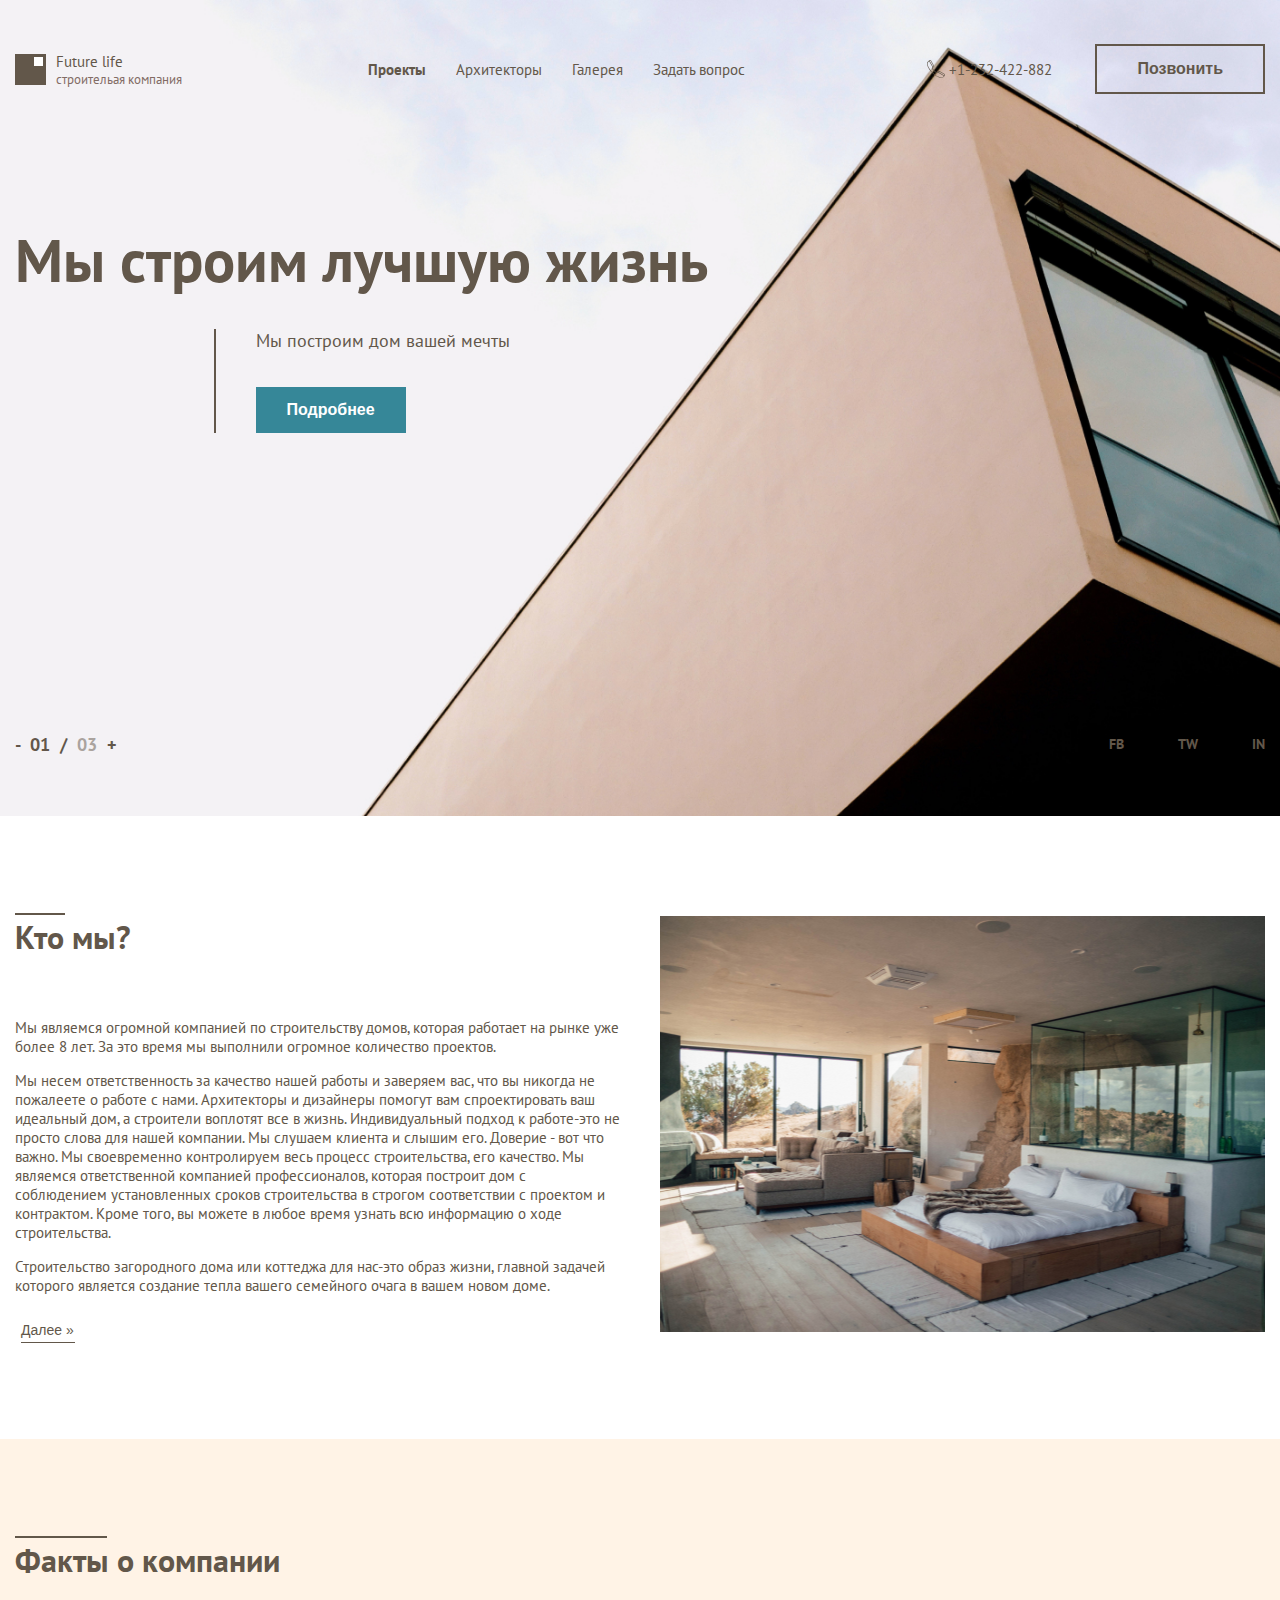
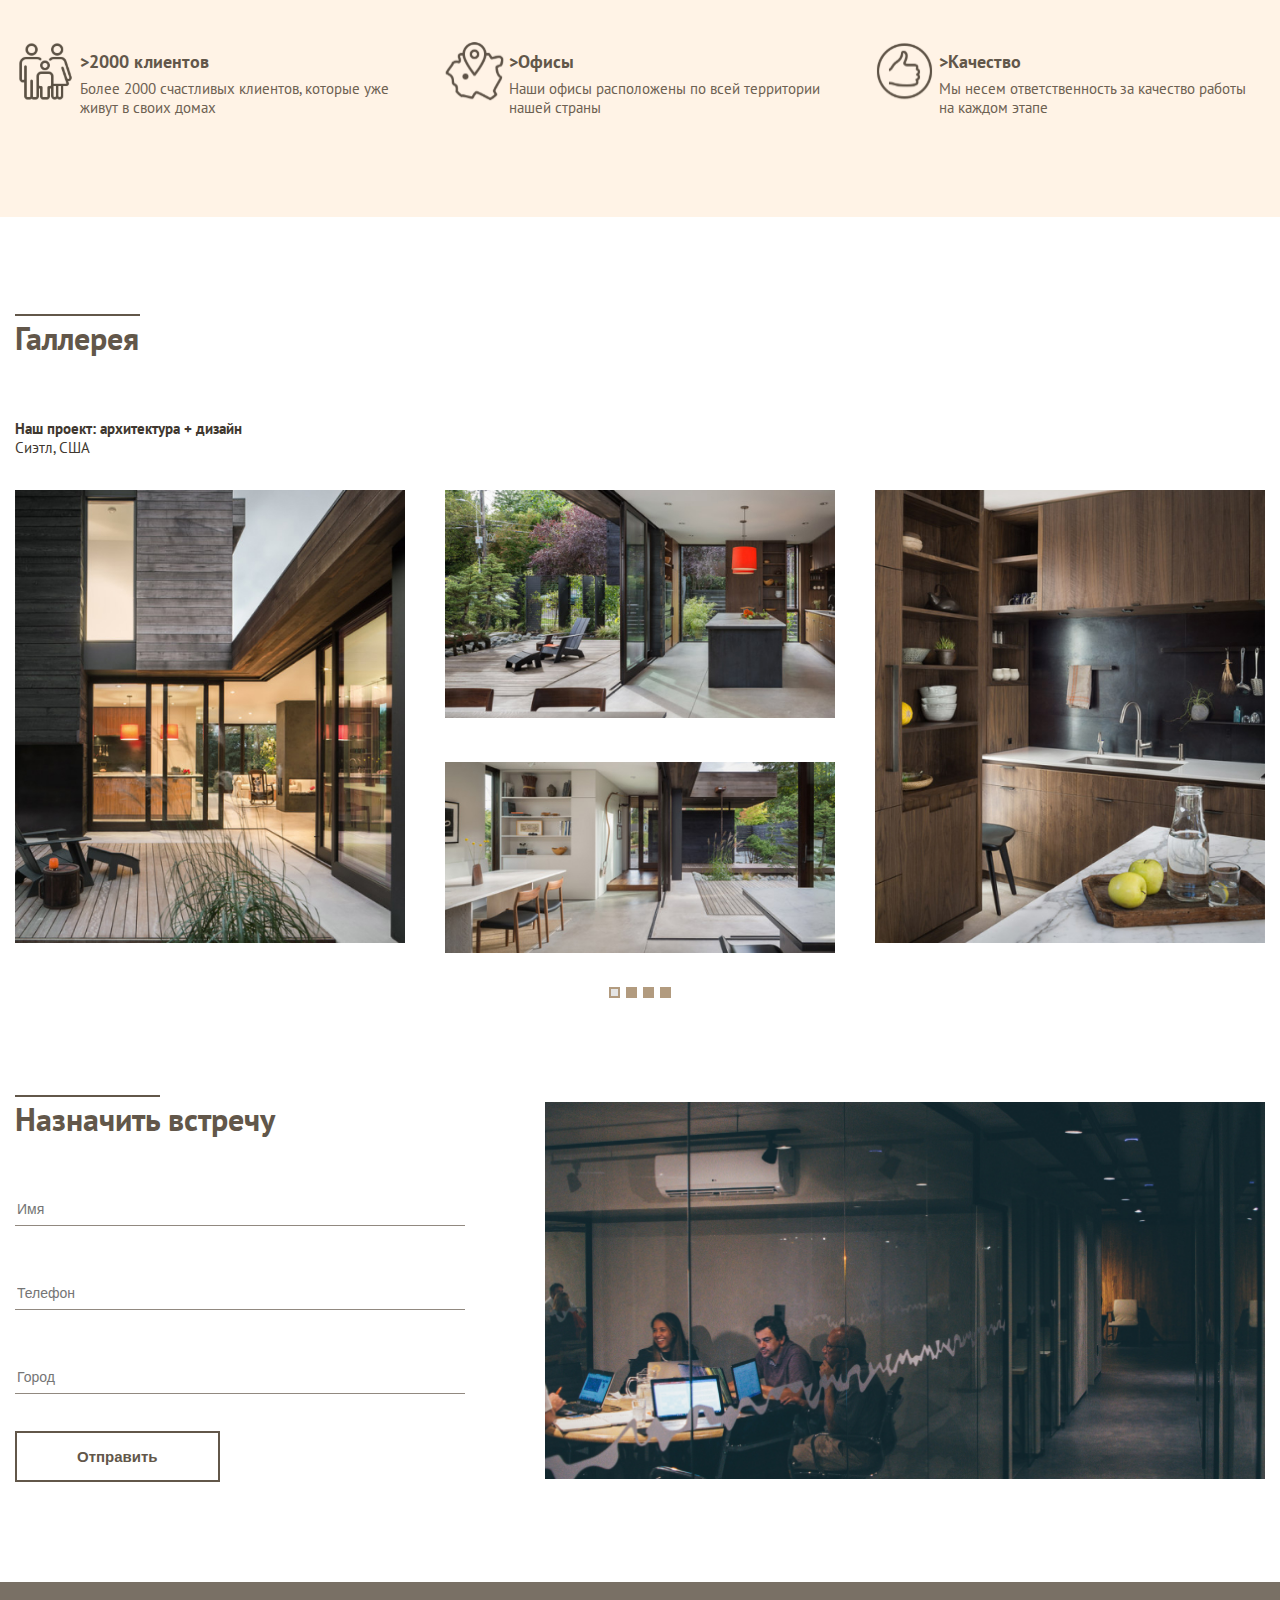
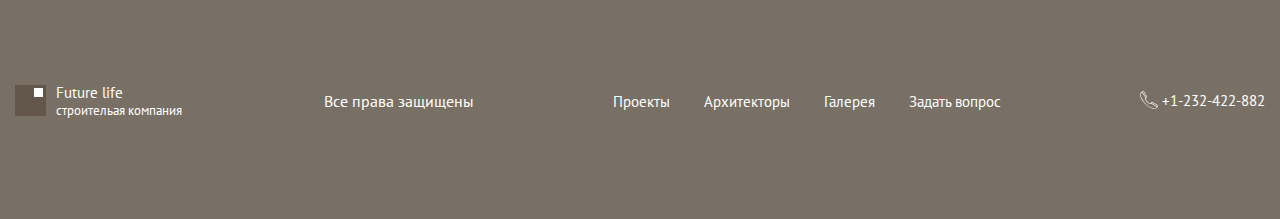
<file: index.html>
<!DOCTYPE html>
<html lang="ru">
<head>
    <meta charset="UTF-8">
    <meta http-equiv="X-UA-Compatible" content="IE=edge">
    <meta name="viewport" content="width=device-width, initial-scale=1.0">
    <link rel="stylesheet" href="style.css">
    <link rel="preconnect" href="https://fonts.gstatic.com">
    <link href="https://fonts.googleapis.com/css2?family=PT+Sans:wght@400;700&display=swap" rel="stylesheet"> 
    <title>DesignHous</title>
</head>
<body>
    <svg style="display: none;">
        <symbol id="phone" viewBox="0 0 463.009 463.009">
            <g>
                <path d="m462.692,381.085c-1.472-11.126-7.895-20.719-17.62-26.318l-114.226-65.767c-13.99-8.055-31.738-5.71-43.157,5.708l-22.499,22.499c-5.987,5.988-15.459,6.518-22.028,1.231-17.737-14.272-35.201-29.979-51.906-46.685-16.705-16.705-32.412-34.168-46.685-51.906-5.287-6.57-4.758-16.041 1.231-22.029l22.498-22.499c11.418-11.417 13.766-29.163 5.709-43.156l-65.767-114.226c-5.6-9.726-15.192-16.148-26.318-17.62-11.127-1.475-22.06,2.236-29.996,10.172l-33.901,33.902c-23.661,23.662-24.041,66.944-1.07,121.875 22.088,52.818 63.308,110.962 116.065,163.721 52.759,52.758 110.903,93.978 163.722,116.066 27.039,11.307 51.253,16.957 71.697,16.956 21.088,0 38.163-6.013 50.178-18.027l33.901-33.902c7.935-7.936 11.643-18.869 10.172-29.995zm-139.33-79.086l114.226,65.767c5.649,3.252 9.379,8.824 10.233,15.286 0.718,5.423-0.691,10.763-3.885,15.066l-151.805-86.638 6.165-6.165c6.631-6.631 16.941-7.994 25.066-3.316zm-243.406-286.811c6.463,0.855 12.034,4.585 15.286,10.234l65.767,114.226c4.68,8.127 3.316,18.435-3.315,25.065l-5.663,5.663-87.114-151.303c3.561-2.637 7.82-4.069 12.26-4.069 0.921-1.77636e-15 1.85,0.061 2.779,0.184zm328.055,419.187c-18.798,18.798-57.244,18.01-105.48-2.162-51.06-21.352-107.491-61.424-158.901-112.833-51.41-51.41-91.482-107.842-112.834-158.901-20.173-48.237-20.96-86.683-2.162-105.482l25.167-25.168 87.245,151.532-5.851,5.851c-11.415,11.416-12.409,29.488-2.311,42.04 14.609,18.156 30.68,36.024 47.764,53.108 17.086,17.085 34.954,33.156 53.109,47.765 12.55,10.098 30.622,9.105 42.04-2.312l5.338-5.338 152.016,86.759-25.14,25.141z"/>
            </g>
        </symbol>
    </svg>
    <!-- Header -->
    <header class="header" id="header">
        <div class="container">
            <div class="header__inner">
                
                    <div class="header__logo logo">
                        <svg class="header__logo-icon logo__icon" viewBox="0 0 31 31" preserveAspectRatio="xMinYMin slice">
                            <rect fill="#62574A" width="31" height="31"/>
                            <rect fill="#fff" width="9" height="9" x="19" y="3"/>
                        </svg>
                        <div class="header__logo-title logo__title">
                            <span>Future life</span>
                            <p>строительая компания</p>
                        </div>
                    </div>
                    <div class="header__navigation nav" id="nav">
                        <a class="header__nav-item nav__item active" href="" data-scroll="#project" >Проекты</a>
                        <a class="header__nav-item nav__item" href="" data-scroll="#architects">Архитекторы</a>
                        <a class="header__nav-item nav__item" href="" data-scroll="#gallery">Галерея</a>
                        <a class="header__nav-item nav__item" href="" data-scroll="#questions">Задать вопрос</a>
                    </div>
                    <div class="header__callme callme">
                        <div class="header__phone phone">
                            <svg class="header__phone-icon phone__icon">
                                <use xlink:href="#phone"></use>
                            </svg>
                            <p class="header__phone-number phone__number">+1-232-422-882</p>
                        </div>
                        <button class="phone__btn btn">Позвонить</button>
                    </div>
                    
                    <button class="burger" id="navToggle">
                        <span class="burger_item">Menu</span>
                    </button>
                
            </div>
            </div>
        </div>
    </header>
    <!-- /Header -->

    <!-- Project -->
    <section class="project" id="project">
        <div class="container">
            <div class="project__inner">
                <div class="project__content">
                    <h1 class="project__title">
                        Мы строим лучшую жизнь
                    </h1>
                    <div class="project__block">
                        <p class="project__text">
                            Мы построим дом вашей мечты
                        </p>
                        <button class="project__btn">Подробнее</button>
                    </div>
                </div>
                <div class="project__footer">
                <div class="project__slider slider">
                    <p>- 01 / <span>03</span> +</p>
                </div>
                <div class="project__social">
                    <a class="project__social-item" href="#">FB</a>
                    <a class="project__social-item" href="#">TW</a>
                    <a class="project__social-item" href="#">IN</a>
                </div>
            </div>
        </div>
    </section>

    <!-- Architects -->
    <section class="architects" id="architects">
        <div class="container">
            <div class="architects__inner">
                <div class="architects__content">
                    <h2 class="architects__title">
                        Кто мы?
                    </h2>
                    <div class="architects__text">
                        <p>Мы являемся огромной компанией по строительству домов, которая работает на рынке уже более 8 лет. За это время мы выполнили огромное количество проектов.</p>
                        <p>Мы несем ответственность за качество нашей работы и заверяем вас, что вы никогда не пожалеете о работе с нами. Архитекторы и дизайнеры помогут вам спроектировать ваш идеальный дом, а строители воплотят все в жизнь. Индивидуальный подход к работе-это не просто слова для нашей компании. Мы слушаем клиента и слышим его. Доверие - вот что важно. Мы своевременно контролируем весь процесс строительства, его качество. Мы являемся ответственной компанией профессионалов, которая построит дом с соблюдением установленных сроков строительства в строгом соответствии с проектом и контрактом. Кроме того, вы можете в любое время узнать всю информацию о ходе строительства.</p>
                        <p>Строительство загородного дома или коттеджа для нас-это образ жизни, главной задачей которого является создание тепла вашего семейного очага в вашем новом доме.</p>
                    </div>
                    <button class="architects__btn">Далее &raquo;</button>
                </div>
                <div class="architects__img" ></div>
            </div>
        </div>
    </section>
    <!-- architects -->

    <!-- About -->
    <section class="about">
        <div class="container">
            <div class="about__inner">
                <h2 class="about__title">Факты о компании</h2>
                <div class="about__block">
                    <div class="about__item">
                        <img class="about_img" src="img/about/about_icon1.svg" alt="">
                        <div class="about__item-text">
                            <span>>2000  клиентов</span>
                            <p>Более 2000 счастливых клиентов, которые уже живут в своих домах</p>
                        </div>
                    </div>
                    <div class="about__item">
                        <img class="about_img" src="img/about/about_icon2.svg" alt="">
                        <div class="about__item-text">
                            <span>>Офисы</span>
                            <p>Наши офисы расположены по всей территории нашей страны</p>
                        </div>
                    </div>
                    <div class="about__item">
                        <img class="about_img" src="img/about/about_icon3.svg" alt="">
                        <div class="about__item-text">
                            <span>>Качество</span>
                            <p>Мы несем ответственность за качество работы на каждом этапе</p>
                        </div>
                    </div>
                </div>
            </div>
        </div>
    </section>
    <!-- /About -->
    <!-- Gallery -->
    <section class="gallery" id="gallery">
        <div class="container">
            <div class="gallery__inner">
                <h2 class="gallery__title">Галлерея</h2>
                <div class="gallery__text">
                    <span>Наш проект: архитектура + дизайн</span>
                    <p>Сиэтл, США</p>
                </div>
                <div class="gallery__slider">
                    <div class="gallery__slider-item">
                        <div class="gallery__slider-col">
                            <img class="gallery__slider-img" src="img/gallery/gallery_col1.jpg" alt="">
                        </div>
                        <div class="gallery__slider-col gallery__slider-col-middle">
                            <img class="gallery__slider-img gallery__slider-img-middle" src="img/gallery/gallery_col2-1.jpg" alt="">
                            <img class="gallery__slider-img gallery__slider-img-middle" src="img/gallery/gallery_col2-2.jpg" alt="">
                        </div>
                        
                        <div class="gallery__slider-col">
                            <img class="gallery__slider-img" src="img/gallery/gallery_col3.jpg" alt="">
                        </div>
                    </div>
                    <div class="gallery__rects">
                        <span class="gallery__rect-item active"></span>
                        <span class="gallery__rect-item"></span>
                        <span class="gallery__rect-item"></span>
                        <span class="gallery__rect-item"></span>
                    </div>
                </div>
            </div>
        </div>
    </section>
    <!-- /Gallery -->

    <!-- Questions -->
    <section class="questions" id="questions">  
        <div class="container">
            <div class="questions__inner">
                <div class="questions__content">
                    <h2 class="questions__title">Назначить встречу</h2>
                    <form action="" class="questions__form">
                        <input class="questions__form-item" name="name" type="text" placeholder="Имя">
                        <input class="questions__form-item" name="phone" type="phone" placeholder="Телефон">
                        <input class="questions__form-item" name="city" type="text" placeholder="Город">
                    </form>
                    <button class="questions__btn btn">Отправить</button>
                </div>
                <div class="questions__img">
                    
                </div>
            </div>
        </div>
    </section>
    <!-- /Questions -->
<footer class="footer">
    <div class="container">
        <div class="footer__inner">
            <div class="footer__logo footer__item logo">
                <svg class="footer__logo-icon logo__icon" viewBox="0 0 31 31" preserveAspectRatio="xMinYMin slice">
                    <rect fill="#62574A" width="31" height="31"/>
                    <rect fill="#fff" width="9" height="9" x="19" y="3"/>
                </svg>
                <div class="footer__logo-title logo__title">
                    <span>Future life</span>
                    <p>строительая компания</p>
                </div>
            </div>
            <div class="footer__info footer__item">
                <p>Все права защищены</p>
            </div>
            <div class="footer__nav footer__item nav">
                <a class="footer__nav-item nav__item" href="" data-scroll="#project">Проекты</a>
                <a class="footer__nav-item nav__item" href="" data-scroll="#architects">Архитекторы</a>
                <a class="footer__nav-item nav__item" href="" data-scroll="#gallery">Галерея</a>
                <a class="footer__nav-item nav__item" href="" data-scroll="#questions">Задать вопрос</a>
            </div>
            
            <div class="footer__phone footer__item phone">
                <svg class="footer__phone-icon phone__icon">
                    <use xlink:href="#phone"></use>
                </svg>
                <p class="footer__phone-number phone__number">+1-232-422-882</p>
            </div>
            
     
            </div>
        </div>
    </div>
</footer>
<script src="script.js"></script>
</body>
</html>
</file>
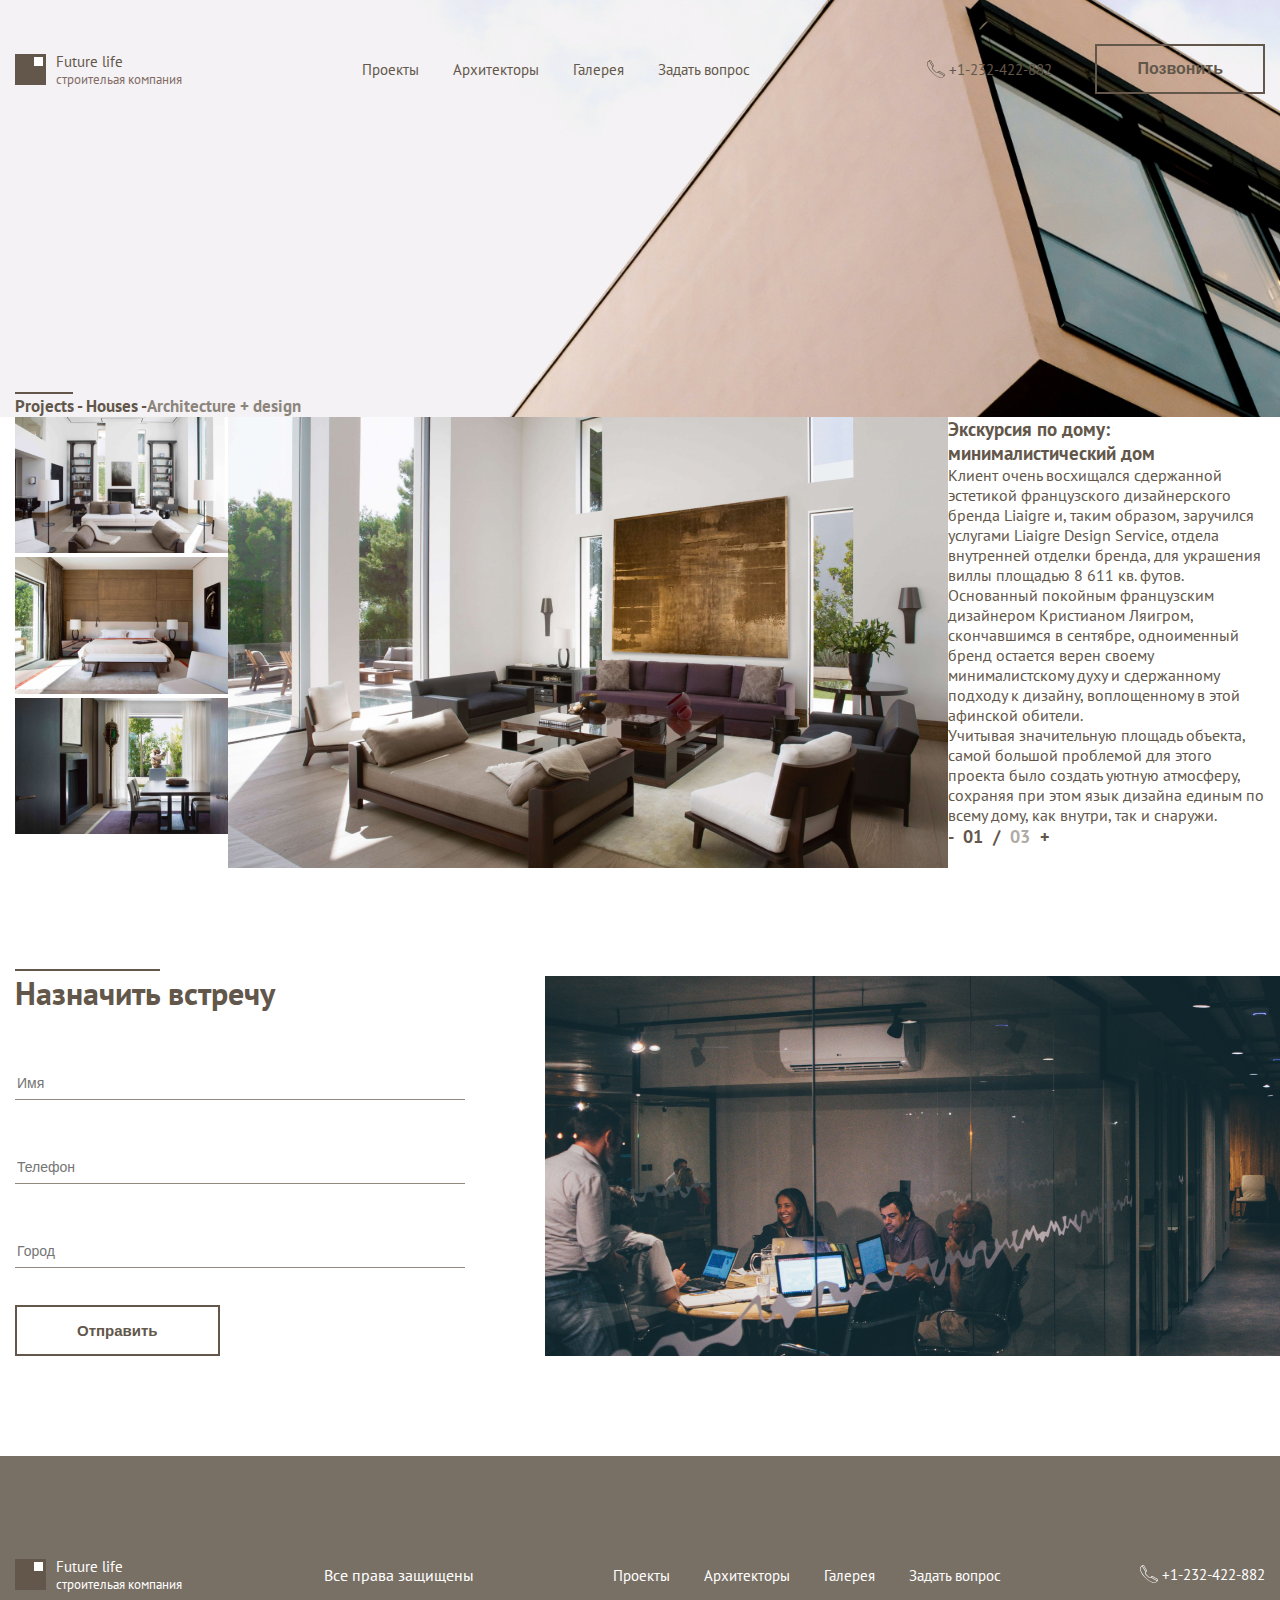
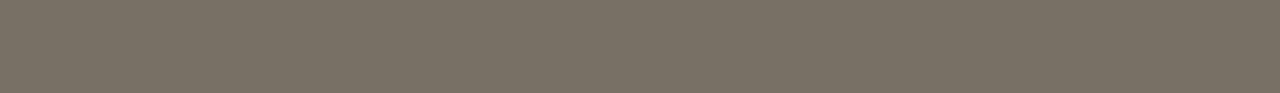
<file: project.html>
<!DOCTYPE html>
<html lang="ru">
<head>
    <meta charset="UTF-8">
    <meta http-equiv="X-UA-Compatible" content="IE=edge">
    <meta name="viewport" content="width=device-width, initial-scale=1.0">
    <link rel="stylesheet" href="/style.css">
    <link rel="preconnect" href="https://fonts.gstatic.com">
    <link href="https://fonts.googleapis.com/css2?family=PT+Sans:wght@400;700&display=swap" rel="stylesheet"> 
    <title>DesignHous</title>
</head>
<body>
    <svg style="display: none;">
        <symbol id="phone" viewBox="0 0 463.009 463.009">
            <g>
                <path d="m462.692,381.085c-1.472-11.126-7.895-20.719-17.62-26.318l-114.226-65.767c-13.99-8.055-31.738-5.71-43.157,5.708l-22.499,22.499c-5.987,5.988-15.459,6.518-22.028,1.231-17.737-14.272-35.201-29.979-51.906-46.685-16.705-16.705-32.412-34.168-46.685-51.906-5.287-6.57-4.758-16.041 1.231-22.029l22.498-22.499c11.418-11.417 13.766-29.163 5.709-43.156l-65.767-114.226c-5.6-9.726-15.192-16.148-26.318-17.62-11.127-1.475-22.06,2.236-29.996,10.172l-33.901,33.902c-23.661,23.662-24.041,66.944-1.07,121.875 22.088,52.818 63.308,110.962 116.065,163.721 52.759,52.758 110.903,93.978 163.722,116.066 27.039,11.307 51.253,16.957 71.697,16.956 21.088,0 38.163-6.013 50.178-18.027l33.901-33.902c7.935-7.936 11.643-18.869 10.172-29.995zm-139.33-79.086l114.226,65.767c5.649,3.252 9.379,8.824 10.233,15.286 0.718,5.423-0.691,10.763-3.885,15.066l-151.805-86.638 6.165-6.165c6.631-6.631 16.941-7.994 25.066-3.316zm-243.406-286.811c6.463,0.855 12.034,4.585 15.286,10.234l65.767,114.226c4.68,8.127 3.316,18.435-3.315,25.065l-5.663,5.663-87.114-151.303c3.561-2.637 7.82-4.069 12.26-4.069 0.921-1.77636e-15 1.85,0.061 2.779,0.184zm328.055,419.187c-18.798,18.798-57.244,18.01-105.48-2.162-51.06-21.352-107.491-61.424-158.901-112.833-51.41-51.41-91.482-107.842-112.834-158.901-20.173-48.237-20.96-86.683-2.162-105.482l25.167-25.168 87.245,151.532-5.851,5.851c-11.415,11.416-12.409,29.488-2.311,42.04 14.609,18.156 30.68,36.024 47.764,53.108 17.086,17.085 34.954,33.156 53.109,47.765 12.55,10.098 30.622,9.105 42.04-2.312l5.338-5.338 152.016,86.759-25.14,25.141z"/>
            </g>
        </symbol>
    </svg>
    <!-- Project -->
    <header class="project">
        <div class="container">
            <div class="project__inner">
                <div class="project__nav">
                    <div class="project__logo logo">
                        <svg class="project__logo-icon logo__icon" viewBox="0 0 31 31" preserveAspectRatio="xMinYMin slice">
                            <rect fill="#62574A" width="31" height="31"/>
                            <rect fill="#fff" width="9" height="9" x="19" y="3"/>
                        </svg>
                        <div class="project__logo-title logo__title">
                            <span>Future life</span>
                            <p>строительая компания</p>
                        </div>
                    </div>
                    <div class="project__navigation nav">
                        <a class="project__nav-item nav__item activ" href="">Проекты</a>
                        <a class="project__nav-item nav__item" href="">Архитекторы</a>
                        <a class="project__nav-item nav__item" href="">Галерея</a>
                        <a class="project__nav-item nav__item" href="">Задать вопрос</a>
                    </div>
                    <div class="project__callme callme">
                        <div class="project__phone phone">
                            <svg class="project__phone-icon phone__icon">
                                <use xlink:href="#phone"></use>
                            </svg>
                            <p class="project__phone-number phone__number">+1-232-422-882</p>
                        </div>
                        <button class="phone__btn btn">Позвонить</button>
                    </div>
                </div>
                <div class="project__content">
                   <div class="project__content-nav">
                        <span>Projects - Houses -</span> <p>Architecture + design</p>
                   </div>
                </div>
                
            </div>
        </div>
    </header>
    <!-- /Project -->

    <!-- Home Tour -->
    <section class="hometour">
        <div class="container">
            <div class="hometour__inner">
                <div class="hometour__img">
                    <div class="hometour__col">
                        <img src="/img/page2/home-tour/home-tour1.jpg" alt="" class="hometour__col-item">
                        <img src="/img/page2/home-tour/home-tour2.jpg" alt="" class="hometour__col-item">
                        <img src="/img/page2/home-tour/home-tour3.jpg" alt="" class="hometour__col-item">
                    </div>
                    <div class="hometour__col">
                        <img src="/img/page2/home-tour/home-tour4.jpg" alt="" class="hometour__col-item">
                    </div>
                </div>
                <div class="hometour__content">
                    <h3 class="hometour__title">Экскурсия по дому: минималистический дом</h3>
                    <div class="hometour__text">
                        <p>Клиент очень восхищался сдержанной эстетикой французского дизайнерского бренда Liaigre и, таким образом, заручился услугами Liaigre Design Service, отдела внутренней отделки бренда, для украшения виллы площадью 8 611 кв. футов.</p>
                        <p> Основанный покойным французским дизайнером Кристианом Ляигром, скончавшимся в сентябре, одноименный бренд остается верен своему минималистскому духу и сдержанному подходу к дизайну, воплощенному в этой афинской обители.</p>
                        <p>
                            Учитывая значительную площадь объекта, самой большой проблемой для этого проекта было создать уютную атмосферу, сохраняя при этом язык дизайна единым по всему дому, как внутри, так и снаружи.</p>
                    </div>
                    <div class="hometour__slider slider">
                        <p>- 01 / <span>03</span> +</p>
                    </div>
                </div>
            </div>
        </div>
    </section>
    <!-- /Home Tour -->
    <!-- Questions -->
    <section class="questions">
        <div class="container">
            <div class="questions__inner">
                <div class="questions__content">
                    <h2 class="questions__title">Назначить встречу</h2>
                    <form action="" class="questions__form">
                        <input class="questions__form-item" name="name" type="text" placeholder="Имя">
                        <input class="questions__form-item" name="phone" type="phone" placeholder="Телефон">
                        <input class="questions__form-item" name="city" type="text" placeholder="Город">
                    </form>
                    <button class="questions__btn btn">Отправить</button>
                </div>
                <div class="questions__img">
                    <img class="questions__img-item" src="/img/questions/questions_img.jpg"></img>
                </div>
            </div>
        </div>
    </section>
    <!-- /Questions -->
<footer class="footer">
    <div class="container">
        <div class="footer__inner">
            <div class="footer__logo logo">
                <svg class="footer__logo-icon logo__icon" viewBox="0 0 31 31" preserveAspectRatio="xMinYMin slice">
                    <rect fill="#62574A" width="31" height="31"/>
                    <rect fill="#fff" width="9" height="9" x="19" y="3"/>
                </svg>
                <div class="footer__logo-title logo__title">
                    <span>Future life</span>
                    <p>строительая компания</p>
                </div>
            </div>
            <div class="footer__info">
                <p>Все права защищены</p>
            </div>
            <div class="footer__nav nav">
                <a class="footer__nav-item nav__item activ" href="">Проекты</a>
                <a class="footer__nav-item nav__item" href="">Архитекторы</a>
                <a class="footer__nav-item nav__item" href="">Галерея</a>
                <a class="footer__nav-item nav__item" href="">Задать вопрос</a>
            </div>
            
            <div class="footer__phone phone">
                <svg class="footer__phone-icon phone__icon">
                    <use xlink:href="#phone"></use>
                </svg>
                <p class="footer__phone-number phone__number">+1-232-422-882</p>
            </div>
            
     
            </div>
        </div>
    </div>
</footer>
</body>
</html>
</file>
<file: style.css>
body {
    margin: 0;
    font-family: 'PT Sans', sans-serif;
    color: #62574A;
}

p {
    margin: 0;
}

*,
*:before,
*:after {
    box-sizing: border-box;
}

h1, h2, h3, h4, h5, h6 {
	margin: 0;
}

h1 {
    font-size: 60px;
    font-weight: 700;
    color: #62574A;
}

h2 {
    font-size: 32px;
    font-weight: 700;
    color: #62574A;
}

.container {
    width: 100%;
    max-width: 1480px;
    margin: 0 auto;
    padding: 0 15px;
}

.btn {
    cursor: pointer;
    background: transparent;
    border: 2px solid #62574A;
    font-size: 16px;
    font-weight: 700;
    color: #62574A;
    padding: 14px 40px;
    
    transition: 
    
    color .2s linear,
    background .2s linear;
}

.btn:hover {
    padding: 16px 42px;
    border: none;
    color: #fff;
    background: #368798;;
}


/* header */

.header {
    position: absolute;
    top: 0;
    left: 0;
    z-index: 1000;
    width: 100%;
    height: 100px;
}
.header.fixed {
    height: auto;
    position: fixed;
    background: rgba(254, 254, 254, .9);
    padding-bottom: 15px;
}
.header.fixed .header__callme {
    display: none;
}

.header__inner {
    display: flex;
    align-items: center;
    justify-content: space-between;
    margin-top: 44px;
}


.logo {
    
    display: flex;
    align-items: center;
    width: 100%;
    max-width: 170px;
}

.logo__icon {
    width: 100%;
    width: 31px;
    height: 31px;
}

.logo__title {
    margin-left: 10px;
}

.logo__title span {
    font-size: 15px;
    color: #62574A;
}
.logo__title p {
    font-size: 13px;
    color: #826C65;

}

.header__navigation {
    margin-left: auto;
    display: flex;
}

.nav__item {
    text-decoration: none;
    font-size: 15px;
    color: #62574A;
    transition: font-weight .2s linear;
    margin-right: 60px;
}


.nav__item:last-child {
    margin-right: 0;
}
.nav__item:hover {
    font-weight: 700;
}

.nav__item.active {
    font-weight: 700;
}

/*Burger*/

.burger {
	display: none;
	background: none;
	border: 0;
	cursor: pointer;
	padding: 9px 2px;
}



.burger_item {
	display: block;
	width: 30px;
	height: 3px;
	background-color: #62574A;

	font-size: 0;
	color: transparent;
	position: relative;
}

.burger_item:before,
.burger_item:after {
	content: "";
	width: 100%;
	height: 100%;

	background-color: #62574A;
	position: absolute;
	left: 0;
	z-index: 1;
}
.burger_item:before {
	top: -8px;
}

.burger_item:after {
	bottom: -8px;
}

.callme {
    display: flex;
    align-items: center;
    
    margin-left: auto;
}

.phone {
    display: flex;
    cursor: pointer;
    transition: color .1s linear;
}

.phone:hover {
    color: #9b8770;
}

.phone__icon {
    
    height: 18px;
    width: 18px;
    fill: #62574A;
    transition: fill .1s linear;
}
.phone:hover .phone__icon{
    fill: #9b8770;
}

.phone__number {
    font-size: 15px;
    margin-left: 4px;
}

.phone__btn {
    margin-left: 43px;
}


/* Project */

.project {
    
    background: #fff url("img/header/header_bg.jpg") center no-repeat;
    background-size: cover;
}

.project__inner {
    display: flex;
    flex-direction: column;
}
.project__content {
    margin-top: 221px;
    margin-right: auto;
    
    display: flex;
    flex-direction: column;
    align-items: center;
}


.project__block {
    border-left: 2px solid #62574A;
    padding-left: 40px;
    margin-top: 30px;
}
.project__text {
    font-size: 18px;
    
}

.project__btn {
    border: none;
    cursor: pointer;
    margin-top: 35px;
    background: #368798;
    padding: 14px 31px;
    font-size: 16px;
    font-weight: 700;
    color: #fff;
    transition: 
    color .2s linear,
    background .1s linear;
}

.project__btn:hover {
    background: transparent;
    border: 2px solid #62574A;
    color: #62574A;
    padding: 12px 29px;
}
.project__footer {
    display: flex;
    margin-top: 300px;
    
    margin-bottom: 60px;
    justify-content: space-between;
}

.slider {
    
    justify-content: flex-start;
    font-size: 18px;
    font-weight: 700;
    color: #62574A;
    word-spacing: 5px;
    
}
.slider span{
    opacity: .5;
}

.project__social-item {
    text-decoration: none;
    font-size: 14px;
    font-weight: 700;
    color: #62574A;
    margin-right: 50px;
    transition: color .1s linear;
}
.project__social-item:last-child {
    margin-right: 0;
}

.project__social-item:hover {
    color: #a08d77;
}

/* Architects */

.architects__inner {
    display: flex;
    margin-top: 100px;
    margin-bottom: 100px;
    justify-content: space-between;
    align-items: flex-start;
    
}
.architects__content {
    width: 100%;
    max-width: 720px;
    
}

.architects__title{
    position: relative;
}
.architects__title:after {
    content: '';
    position: absolute;
    height: 2px;
    width: 50px;
    background-color: #62574A;
    top: -3px;
    left: 0;
}

.architects__text {
    font-size: 15px;
    margin-top: 60px;
}

.architects__text p {
    margin-bottom: 15px;
}
.architects__text p:last-child {
    margin-bottom: 0;
}

.architects__btn {
    background: transparent;
    border: none;
    cursor: pointer;
    font-size: 14px;
    color: #62574A;
    margin-top: 26px;
    position: relative;
    
}

.architects__btn:before {  
    content: '';
    width: 54px;
    height: 1px;
    background-color: #62574A;
    position: absolute;
    bottom: -4px;
    left: 6px;
    opacity: 1;
}



.architects__img {
    width: 100%;
    max-width: 720px;
    height: 416px;
    margin-left: 40px;
    background: url("img/architects/architects_img.jpg") no-repeat center;
    background-size: cover;
    flex-shrink: 1;
}

/* about */
.about {
    background: #FFF3E6;
}

.about__inner {
    padding-top: 100px;
    padding-bottom: 100px;
}

.about__title{
    position: relative;
}
.about__title:after {
    content: '';
    position: absolute;
    height: 2px;
    width: 92px;
    background-color: #62574A;
    top: -3px;
    left: 0;
}

.about__block {
    display: flex;
    justify-content: space-between;
    margin-top: 60px;
    
}

.about__item {
    display: flex;
    width: 33.333%;
    margin-right: 40px;
}

.about__item:last-child {
    margin-right: 0;
}

.about_img {
    width: 60px;
    height: 61px;
    margin-right: 5px;
}

.about__item-text {
    padding-top: 9px;
}

.about__item-text span {
    font-size: 18px;
    font-weight: 700;
    color: #62574A;
}
.about__item-text p {
    font-size: 15px;
    color: #6D6152;
    margin-top: 6px;
}
/* Gallery */

.gallery__inner {
    margin-top: 100px;
}

.gallery__title{
    position: relative;
}
.gallery__title:after {
    content: '';
    position: absolute;
    height: 2px;
    width: 125px;
    background-color: #62574A;
    top: -3px;
    left: 0;
}

.gallery__text {
    margin-top: 60px;
    font-size: 15px;
    color: #40382F;
}

.gallery__text span{
    font-weight: 700;
}

.gallery__slider {
    margin-top: 33px;
    display: flex;
    flex-direction: column;
    align-items: center;
}

.gallery__slider-item {
    display: flex;
    justify-content: space-between;
}

.gallery__slider-col {
    margin-right: 40px;
    width: 33.333%;
    
    
}
.gallery__slider-col:last-child {
    margin-right: 0;
}



.gallery__slider-img {
    width: 100%;
    cursor: pointer;
    transition: transform .2s linear;
    
}

.gallery__slider-img:hover {
    transform: scale(1.05);
}

.gallery__slider-img-middle {
    margin-bottom: 40px;
}
.gallery__slider-img-middle:last-child {
    margin-bottom: 0;
}

.gallery__rects {
    margin-top: 30px;
    display: flex;
}

.gallery__rect-item {
    content: "";
    cursor: pointer;
    width: 11px;
    height: 11px;
    background: #B29B7F;
    display: block;
    margin-right: 6px;
}
.gallery__rect-item:last-child {
    margin-right: 0;
}

.gallery__rect-item.active {
    background: #E5E5E5;
    border: 2px solid #B29B7F;
}

/* questions */

.questions {
    margin-top: 100px;
    margin-bottom: 100px;
}
.questions__inner {
    display: flex;
    justify-content: space-between;
    align-items: center;
}

.questions__title{
    position: relative;
}
.questions__title:after {
    content: '';
    position: absolute;
    height: 2px;
    width: 145px;
    background-color: #62574A;
    top: -3px;
    left: 0;
}

.questions__form {
    display: flex;
    flex-direction: column;
    margin-top: 60px;
}

.questions__form-item {
    width: 33.333%;
    width: 450px; 
    border: none;
    font-size: 14px;
    color: rgba(98, 87, 74, 0.5);
    border-bottom: 1px solid rgba(98, 87, 74, 0.7);
    padding-bottom: 8px;
    margin-top: 58px;
}

.questions__form-item:first-child {
    margin-top: 0;
}

.questions__form-item:focus {
    color: rgba(98, 87, 74, 1);
    outline:none;
}

.questions__img {
    width: 66.666%;
    margin-left: 40px;
    max-width: 720px;
    height: 377px;
    background: url("img/questions/questions_img.jpg") no-repeat center;
    background-size: cover;
    
}


.questions__btn {
    margin-top: 37px;
    font-size: 15px;
    padding: 15px 60px;
}

.questions__btn:hover {
    background: #368798;
    padding: 17px 62px;
}

/* footer  */

.footer {
    background: rgba(98, 87, 74, 0.85);
}

.footer__inner {
    display: flex;
    justify-content: space-between;
    align-items: center;
    padding-top: 100px;
    padding-bottom: 100px;
}



.footer__logo-title span, 
.footer__logo-title p, 
.footer__info p,
.footer__nav-item,
.footer__phone-number {
    color: #fff;
}


.footer__phone-icon {
    fill: #fff;
    transition: transform .2s linear;
}

.footer__phone:hover .footer__phone-icon{
    transform: scale(1.5);
    fill: #fff;
}

/* Project */

.project__nav {
    display: flex;
    justify-content: space-between;
    align-items: center;
    margin-top: 44px;
}

.project__navigation {
    margin-left: auto;
}

.project__content-nav {
    display: flex;
    font-size: 17px;
    font-weight: 700;
    margin-top: 80px;
    position: relative;
}

.project__content-nav p{
    opacity: 0.7;
}

.project__content-nav:after {
    content: '';
    position: absolute;
    height: 2px;
    width: 58px;
    background-color: #62574A;
    top: -3px;
    left: 0;
}

/* Home Tour */

.hometour__inner {
    display: flex;
}
.hometour__img {
    display: flex;
}


/* media */

@media(max-width:1280px) {

    .nav__item {
        
        margin-right: 30px;
    }

}

@media(max-width:1024px) {
    h1 {
        font-size: 50px;
    }

    /* header */

    

    .header__navigation, .header__callme {
        display: none;
    }


    .burger {
        display: block;
        margin-left: auto;
        margin-right: 15px;
    }

    .header__navigation {
        display: none;
        flex-direction: column;
        width: 100%;
        height: 100%;
        
        text-align: center;
        
        /* background-color: rgba(254, 254, 254, .9); */
    }

    .header__navigation.show {
        display: flex;
        
    }

    /* .header__navigation.show  .header{
        background: rgba(254, 254, 254, .9);
    } */

    .header__navigation.show .header__inner {
        background-color: rgba(254, 254, 254, .9);
        margin-top: 15px;
    }

    .header__nav-item {
        margin-right: 0;
    }

    /* Architects */

    .architects__inner {
    display: flex;
    flex-direction: column;
    align-items: center;
    }
    .architects__img {
        margin-top: 30px;
        margin-left: 0;
    }
    /* gallery */
    .gallery__slider-item {
        width: 50%;
        flex-wrap: wrap;
        justify-content: center;
        align-items: center;
    }

    .gallery__slider-col {
        width: 100%;
        margin-bottom: 40px;
        margin-right: 0;
        
    }
    .gallery__slider-col-middle {
        margin-right: 0;
    }

    /* questions */

    .questions__inner {
        display: flex;
        flex-direction: column;
    }

    .questions__img {
        margin-top: 30px;
        margin-left: 0;
    }

    /* Footer */

    .footer__nav {
        display: flex;
        flex-direction: column;
    }

    .footer__nav-item {
        margin-top: 5px;
        
    }
    .footer__nav-item:first-child {
        margin-top: 0;
    }

    .footer__inner {
        padding-top: 30px;
        padding-bottom: 30px;
    }
  
}


@media(max-width:768px) {
    /* Project */

    .project__title {
        font-size: 45px;
    }

    /* About */

    .about__inner {
        padding-top: 70px;
        padding-bottom: 70px;
    }

    .about__block {
        flex-direction: column;
        align-items: center;
    }

    .about__item {
        margin-right: 0;
        margin-top: 40px;
    }

    .about__item:first-child {
        margin-top: 0;
    }

    /* gallery */
    .gallery__slider-item {
        width: 70%;
        
    }

    /* Footer */

    .footer__inner {
        flex-wrap: wrap;
    }

   
}
</file>
